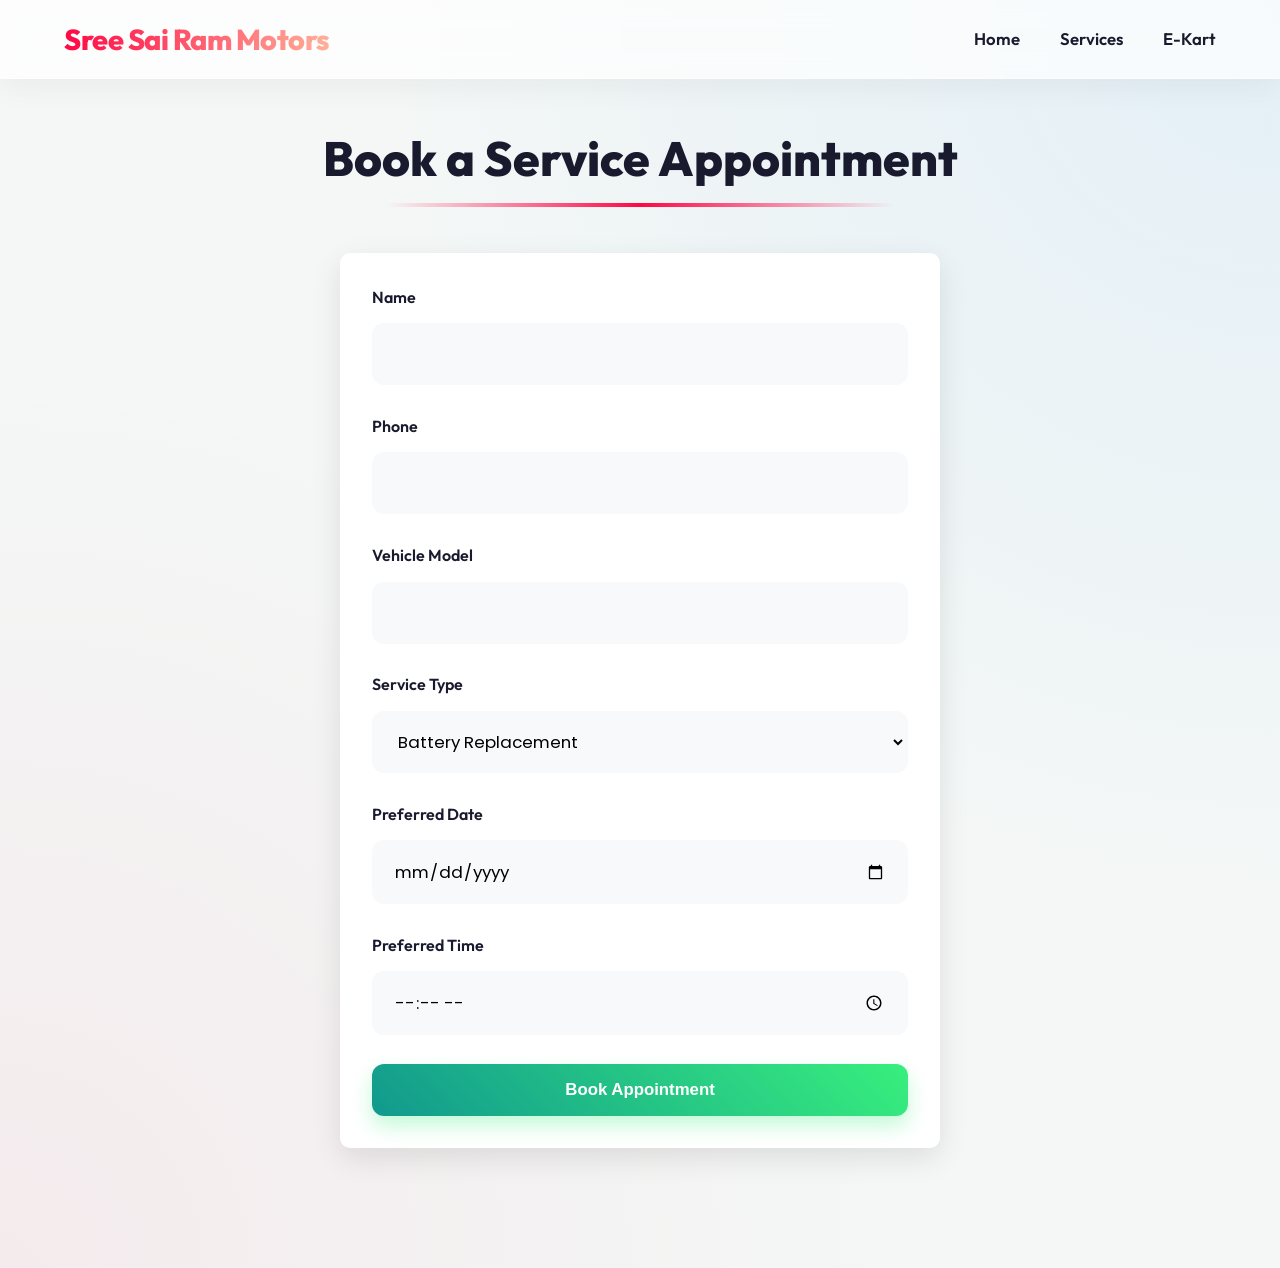
<file: book-service.html>
<!DOCTYPE html>
<html lang="en">

<head>
    <meta charset="UTF-8">
    <meta name="viewport" content="width=device-width, initial-scale=1.0">
    <title>Book Service - Sree Sai Ram Motors</title>
    <link rel="stylesheet" href="css/style.css">
</head>

<body>
    <header>
        <nav class="navbar">
            <div class="nav-brand">Sree Sai Ram Motors</div>
            <ul class="nav-menu">
                <li><a href="index.html">Home</a></li>
                <li><a href="services.html">Services</a></li>
                <li><a href="e-kart.html">E-Kart</a></li>
            </ul>
        </nav>
    </header>

    <section class="section">
        <div class="container">
            <h2 class="section-title">Book a Service Appointment</h2>
            <div
                style="max-width: 600px; margin: 0 auto; background: white; padding: 2rem; border-radius: 10px; box-shadow: 0 10px 30px rgba(0,0,0,0.1);">
                <form id="bookingForm">
                    <div class="form-group">
                        <label>Name</label>
                        <input type="text" id="customerName" required>
                    </div>
                    <div class="form-group">
                        <label>Phone</label>
                        <input type="tel" id="phone" required>
                    </div>
                    <div class="form-group">
                        <label>Vehicle Model</label>
                        <input type="text" id="vehicle" required>
                    </div>
                    <div class="form-group">
                        <label>Service Type</label>
                        <select id="serviceType" required>
                            <option value="Battery Replacement">Battery Replacement</option>
                            <option value="Oil Change">Oil Change</option>
                            <option value="Engine Repair">Engine Repair</option>
                            <option value="Tyre Service">Tyre Service</option>
                            <option value="Brake Service">Brake Service</option>
                            <option value="General Service">General Service</option>
                        </select>
                    </div>
                    <div class="form-group">
                        <label>Preferred Date</label>
                        <input type="date" id="bookingDate" required min="">
                    </div>
                    <div class="form-group">
                        <label>Preferred Time</label>
                        <input type="time" id="bookingTime" required>
                    </div>
                    <button type="submit" class="add-to-cart">Book Appointment</button>
                </form>
            </div>
        </div>
    </section>

    <script src="js/api.js"></script>
    <script>
        document.getElementById('bookingDate').min = new Date().toISOString().split('T')[0];

        document.getElementById('bookingForm').addEventListener('submit', async (e) => {
            e.preventDefault();
            const payload = {
                customerName: document.getElementById('customerName').value,
                phone: document.getElementById('phone').value,
                vehicle: document.getElementById('vehicle').value,
                serviceType: document.getElementById('serviceType').value,
                date: document.getElementById('bookingDate').value,
                time: document.getElementById('bookingTime').value
            };

            try {
                // Adjust to the actual endpoint
                const res = await fetch('http://localhost:5000/api/bookings', {
                    method: 'POST',
                    headers: { 'Content-Type': 'application/json' },
                    body: JSON.stringify(payload)
                });
                const data = await res.json();
                if (res.ok) {
                    alert('Booking Confirmed!');
                    window.location.href = 'index.html';
                } else {
                    alert(data.error || 'Failed to book');
                }
            } catch (e) {
                alert('An error occurred. Make sure the backend is running.');
            }
        });
    </script>
</body>

</html>
</file>
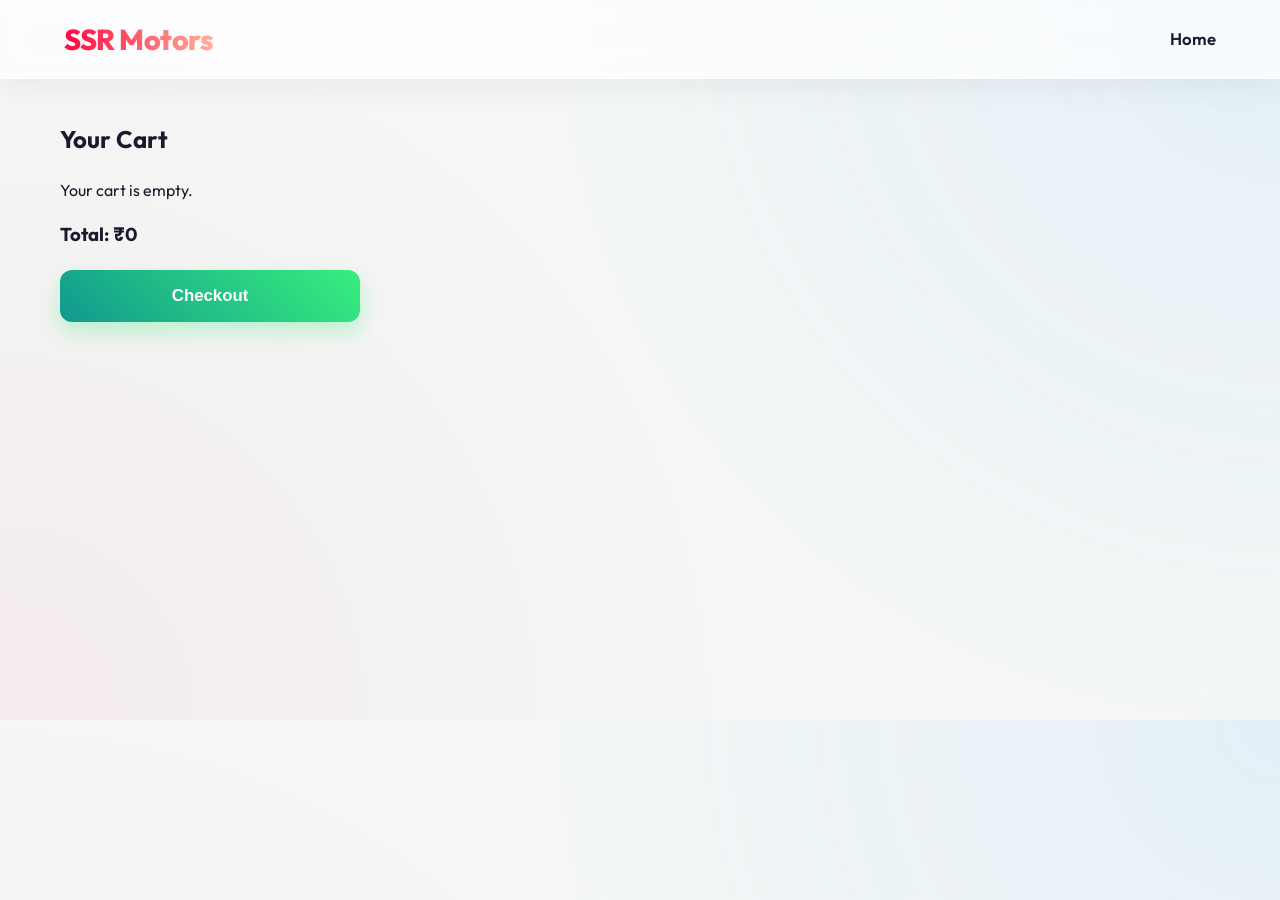
<file: cart.html>
<!DOCTYPE html>
<html lang="en">

<head>
    <meta charset="UTF-8">
    <title>Cart - SSR Motors</title>
    <link rel="stylesheet" href="css/style.css">
</head>

<body>
    <header>
        <nav class="navbar">
            <div class="nav-brand">SSR Motors</div>
            <ul class="nav-menu">
                <li><a href="index.html">Home</a></li>
            </ul>
        </nav>
    </header>

    <section class="section">
        <div class="container">
            <h2>Your Cart</h2>
            <div id="cartItems" style="margin-top:20px;"></div>
            <h3 style="margin-top: 1rem;">Total: ₹<span id="cartTotal">0</span></h3>
            <button class="add-to-cart" style="max-width:300px; margin-top:20px;" onclick="checkout()">Checkout</button>
        </div>
    </section>

    <script src="js/cart.js"></script>
    <script>
        function renderCart() {
            const container = document.getElementById('cartItems');
            const totalEl = document.getElementById('cartTotal');
            let total = 0;
            container.innerHTML = '';

            if (cart.length === 0) {
                container.innerHTML = '<p>Your cart is empty.</p>';
                totalEl.textContent = '0';
                return;
            }

            cart.forEach(item => {
                total += item.price * item.quantity;
                container.innerHTML += `<div style="border-bottom:1px solid #ddd; padding:15px 0; display:flex; justify-content:space-between;">
                    <span><b>${item.name}</b> x ${item.quantity}</span>
                    <span>₹${item.price * item.quantity}</span>
                </div>`;
            });
            totalEl.textContent = total;
        }

        function checkout() {
            if (cart.length === 0) return alert('Cart is empty!');
            alert('Checkout logic and Razorpay integration goes here');
            // Logic would redirect or trigger Razorpay API
        }

        renderCart();
    </script>
</body>

</html>
</file>
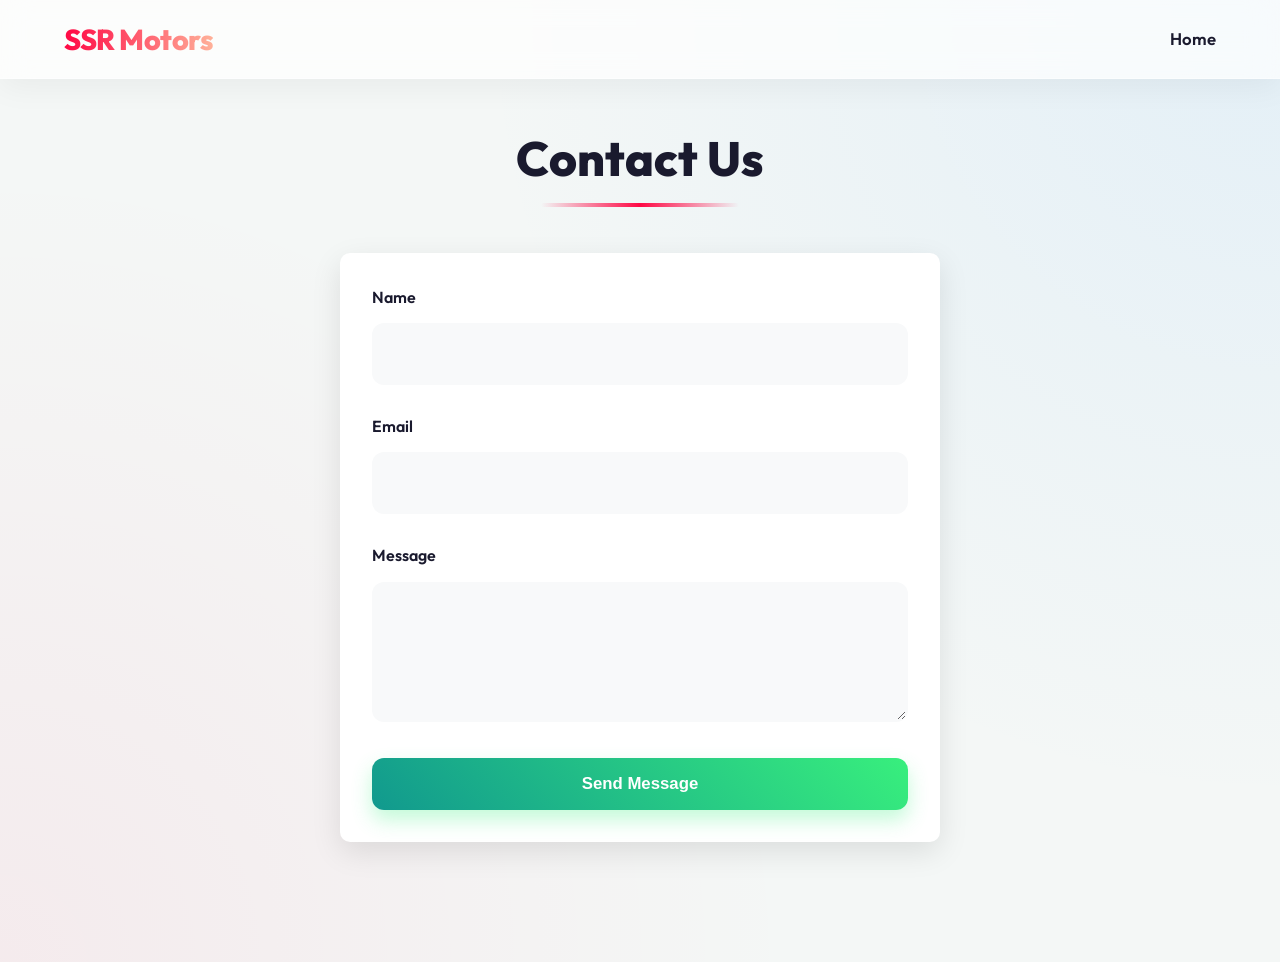
<file: contact.html>
<!DOCTYPE html>
<html lang="en">

<head>
    <meta charset="UTF-8">
    <title>Contact Us - SSR Motors</title>
    <link rel="stylesheet" href="css/style.css">
</head>

<body>
    <header>
        <nav class="navbar">
            <div class="nav-brand">SSR Motors</div>
            <ul class="nav-menu">
                <li><a href="index.html">Home</a></li>
            </ul>
        </nav>
    </header>

    <section class="section">
        <div class="container">
            <h2 class="section-title">Contact Us</h2>
            <div
                style="max-width: 600px; margin: 0 auto; background: white; padding: 2rem; border-radius: 10px; box-shadow: 0 10px 30px rgba(0,0,0,0.1);">
                <form onsubmit="event.preventDefault(); alert('Message sent successfully!'); this.reset();">
                    <div class="form-group"><label>Name</label><input type="text" required></div>
                    <div class="form-group"><label>Email</label><input type="email" required></div>
                    <div class="form-group"><label>Message</label><textarea rows="4" required></textarea></div>
                    <button type="submit" class="add-to-cart">Send Message</button>
                </form>
            </div>
        </div>
    </section>
</body>

</html>
</file>
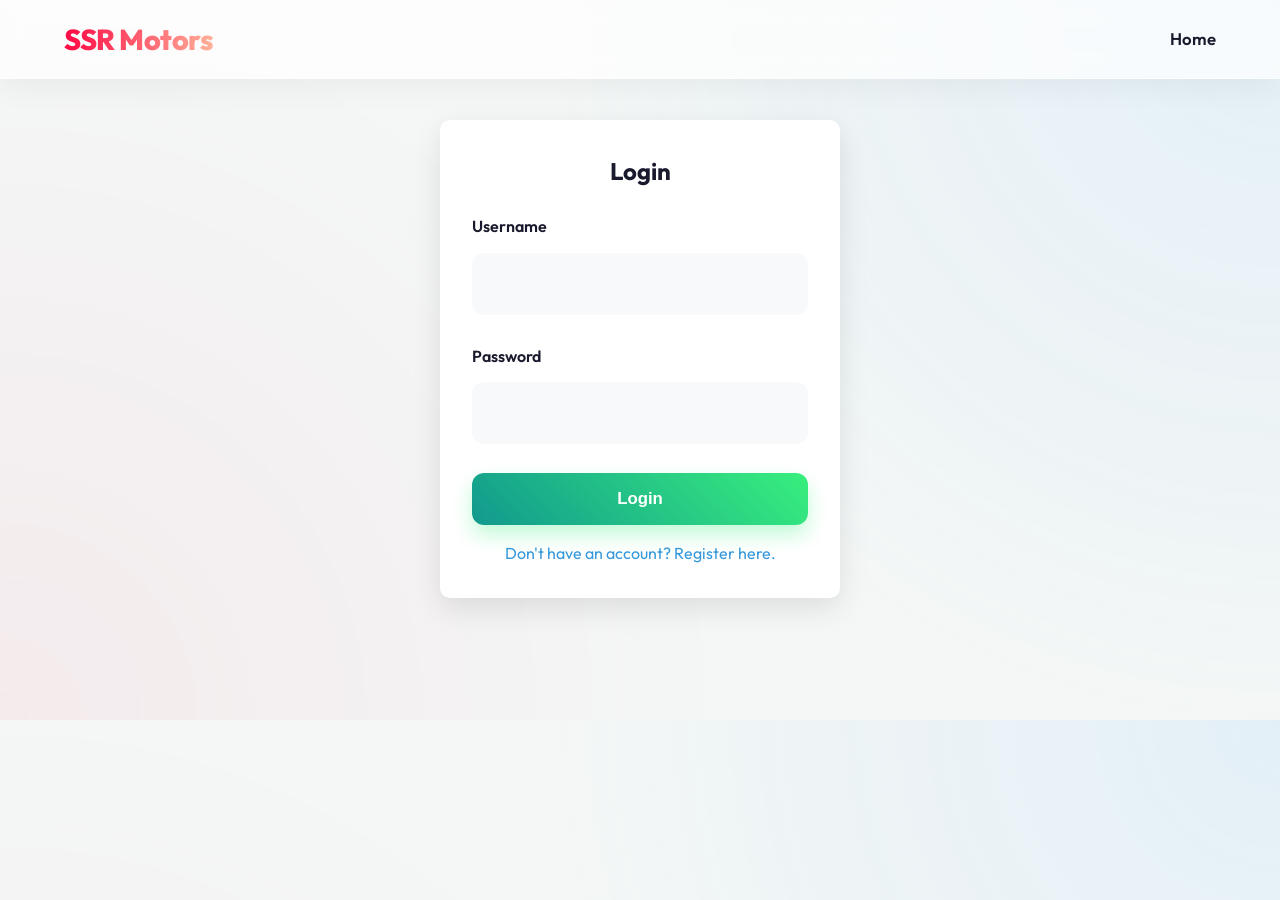
<file: dashboard.html>
<!DOCTYPE html>
<html lang="en">

<head>
    <meta charset="UTF-8">
    <meta name="viewport" content="width=device-width, initial-scale=1.0">
    <title>User Dashboard</title>
    <link rel="stylesheet" href="css/style.css">
</head>

<body>
    <header>
        <nav class="navbar">
            <div class="nav-brand">Sree Sai Ram Motors</div>
            <ul class="nav-menu">
                <li><a href="index.html">Home</a></li>
                <li><a id="logoutBtn" href="#">Logout</a></li>
            </ul>
        </nav>
    </header>

    <section class="section">
        <div class="container">
            <h2 class="section-title">My Dashboard</h2>
            <div style="display: grid; gap: 2rem;">
                <div
                    style="background: white; padding: 2rem; border-radius: 10px; box-shadow: 0 5px 15px rgba(0,0,0,0.1);">
                    <h3>My Orders</h3>
                    <p>Coming Soon...</p>
                </div>
                <div
                    style="background: white; padding: 2rem; border-radius: 10px; box-shadow: 0 5px 15px rgba(0,0,0,0.1);">
                    <h3>My Bookings</h3>
                    <p>Coming Soon...</p>
                </div>
            </div>
        </div>
    </section>

    <script>
        if (!localStorage.getItem('token')) {
            window.location.href = 'login.html';
        }
        document.getElementById('logoutBtn').addEventListener('click', () => {
            localStorage.removeItem('token');
            localStorage.removeItem('role');
            window.location.href = 'index.html';
        });
    </script>
</body>

</html>
</file>
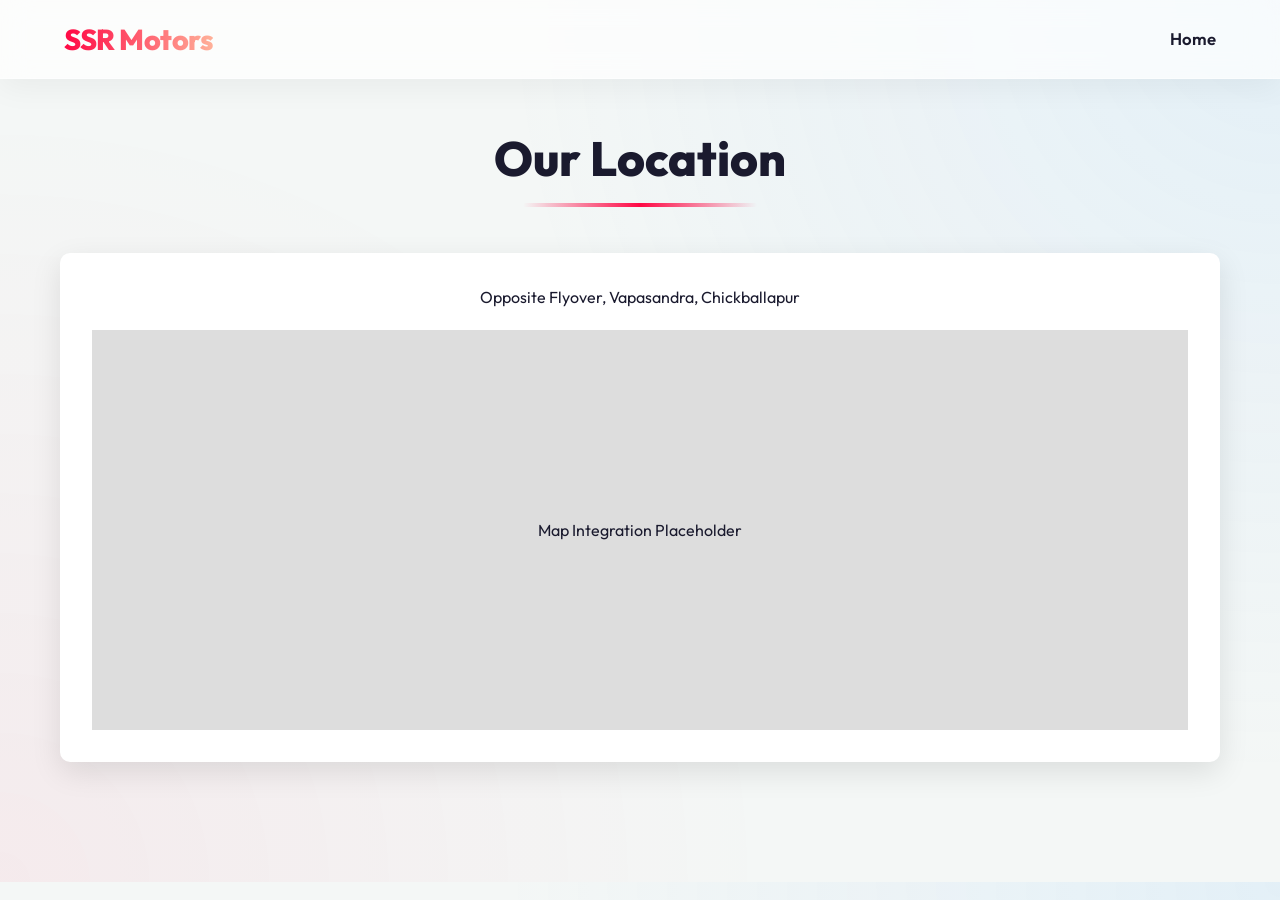
<file: location.html>
<!DOCTYPE html>
<html lang="en">

<head>
    <meta charset="UTF-8">
    <title>Location - SSR Motors</title>
    <link rel="stylesheet" href="css/style.css">
</head>

<body>
    <header>
        <nav class="navbar">
            <div class="nav-brand">SSR Motors</div>
            <ul class="nav-menu">
                <li><a href="index.html">Home</a></li>
            </ul>
        </nav>
    </header>

    <section class="section">
        <div class="container">
            <h2 class="section-title">Our Location</h2>
            <div
                style="background: white; padding: 2rem; border-radius: 10px; box-shadow: 0 10px 30px rgba(0,0,0,0.1); text-align:center;">
                <p>Opposite Flyover, Vapasandra, Chickballapur</p>
                <!-- Placeholder for Google Maps iframe -->
                <div
                    style="width:100%; height:400px; background:#ddd; margin-top:20px; display:flex; align-items:center; justify-content:center;">
                    Map Integration Placeholder
                </div>
            </div>
        </div>
    </section>
</body>

</html>
</file>
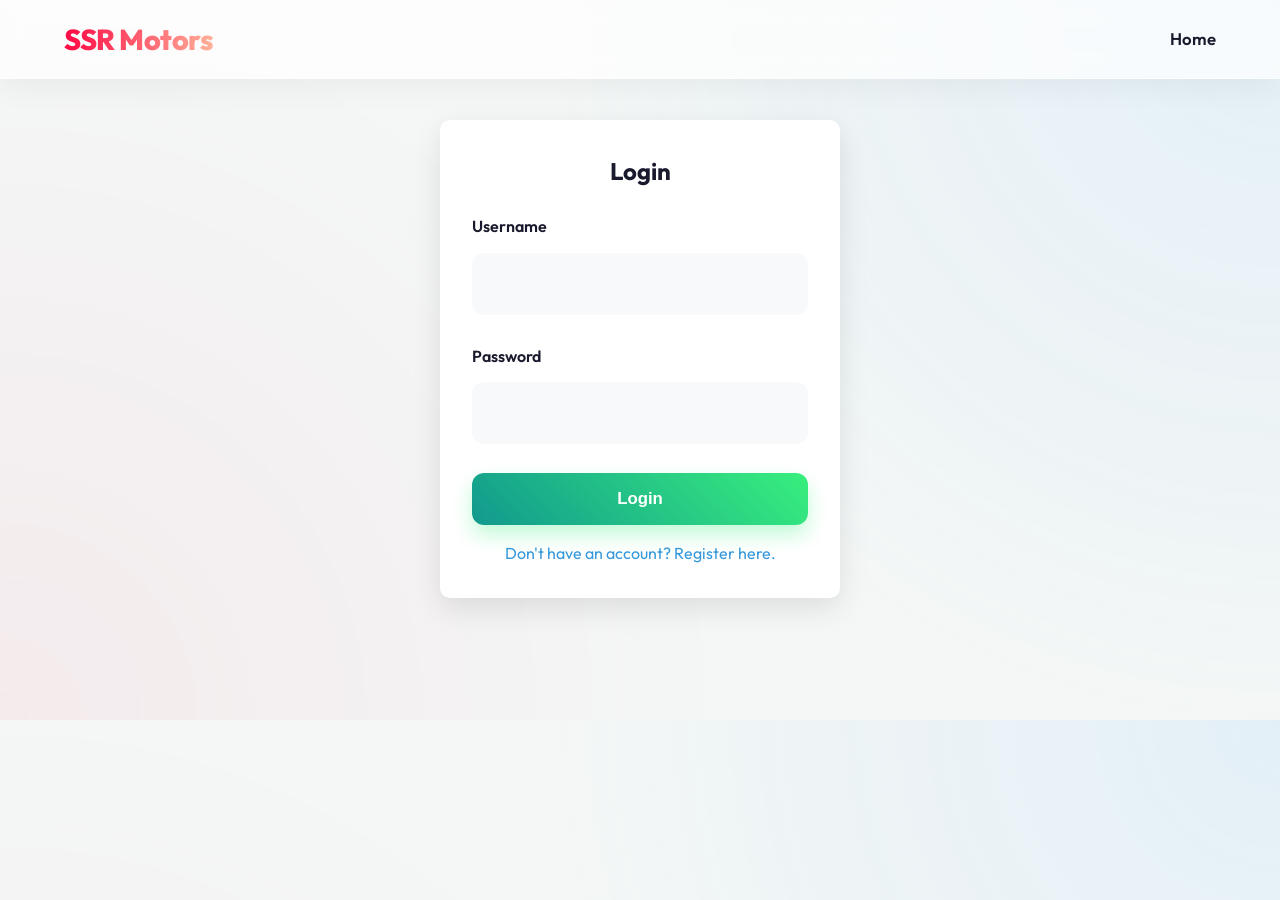
<file: login.html>
<!DOCTYPE html>
<html lang="en">

<head>
    <meta charset="UTF-8">
    <title>Login / Admin - SSR Motors</title>
    <link rel="stylesheet" href="css/style.css">
</head>

<body>
    <header>
        <nav class="navbar">
            <div class="nav-brand">SSR Motors</div>
            <ul class="nav-menu">
                <li><a href="index.html">Home</a></li>
            </ul>
        </nav>
    </header>

    <section class="section">
        <div class="container">
            <div
                style="max-width: 400px; margin: 0 auto; background: white; padding: 2rem; border-radius: 10px; box-shadow: 0 10px 30px rgba(0,0,0,0.1);">
                <h2 style="margin-bottom: 1.5rem; text-align: center;" id="formTitle">Login</h2>
                <form id="authForm">
                    <div class="form-group">
                        <label>Username</label>
                        <input type="text" id="username" required>
                    </div>
                    <div class="form-group register-only" style="display:none;">
                        <label>Full Name</label>
                        <input type="text" id="name">
                    </div>
                    <div class="form-group register-only" style="display:none;">
                        <label>Phone Number</label>
                        <input type="tel" id="phone">
                    </div>
                    <div class="form-group">
                        <label>Password</label>
                        <input type="password" id="password" required>
                    </div>
                    <button type="submit" class="add-to-cart" id="authBtn"
                        style="border:none; cursor:pointer;">Login</button>
                    <p style="text-align:center; margin-top:1rem; cursor:pointer; color:#3498db;" id="toggleForm">Don't
                        have an account? Register here.</p>
                </form>
            </div>
        </div>
    </section>

    <script src="js/api.js"></script>
    <script>
        let isLogin = true;

        document.getElementById('toggleForm').addEventListener('click', () => {
            isLogin = !isLogin;
            document.getElementById('formTitle').innerText = isLogin ? 'Login' : 'Register';
            document.getElementById('authBtn').innerText = isLogin ? 'Login' : 'Register';
            document.getElementById('toggleForm').innerText = isLogin ? "Don't have an account? Register here." : "Already have an account? Login here.";

            const reqFields = document.querySelectorAll('.register-only');
            reqFields.forEach(el => {
                el.style.display = isLogin ? 'none' : 'block';
                el.querySelector('input').required = !isLogin;
            });
        });

        document.getElementById('authForm').addEventListener('submit', async (e) => {
            e.preventDefault();
            const credentials = {
                username: document.getElementById('username').value,
                password: document.getElementById('password').value
            };
            if (!isLogin) {
                credentials.name = document.getElementById('name').value;
                credentials.phone = document.getElementById('phone').value;
            }
            try {
                const data = isLogin ? await api.login(credentials) : await api.register(credentials);
                localStorage.setItem('token', data.token);
                localStorage.setItem('role', data.role);
                alert(isLogin ? 'Logged in successfully!' : 'Registered and logged in successfully!');

                if (data.role === 'admin') {
                    window.location.href = 'admin/dashboard.html';
                } else {
                    window.location.href = 'dashboard.html';
                }
            } catch (error) {
                alert((isLogin ? 'Login' : 'Registration') + ' failed: ' + error.message);
            }
        });
    </script>
</body>

</html>
</file>
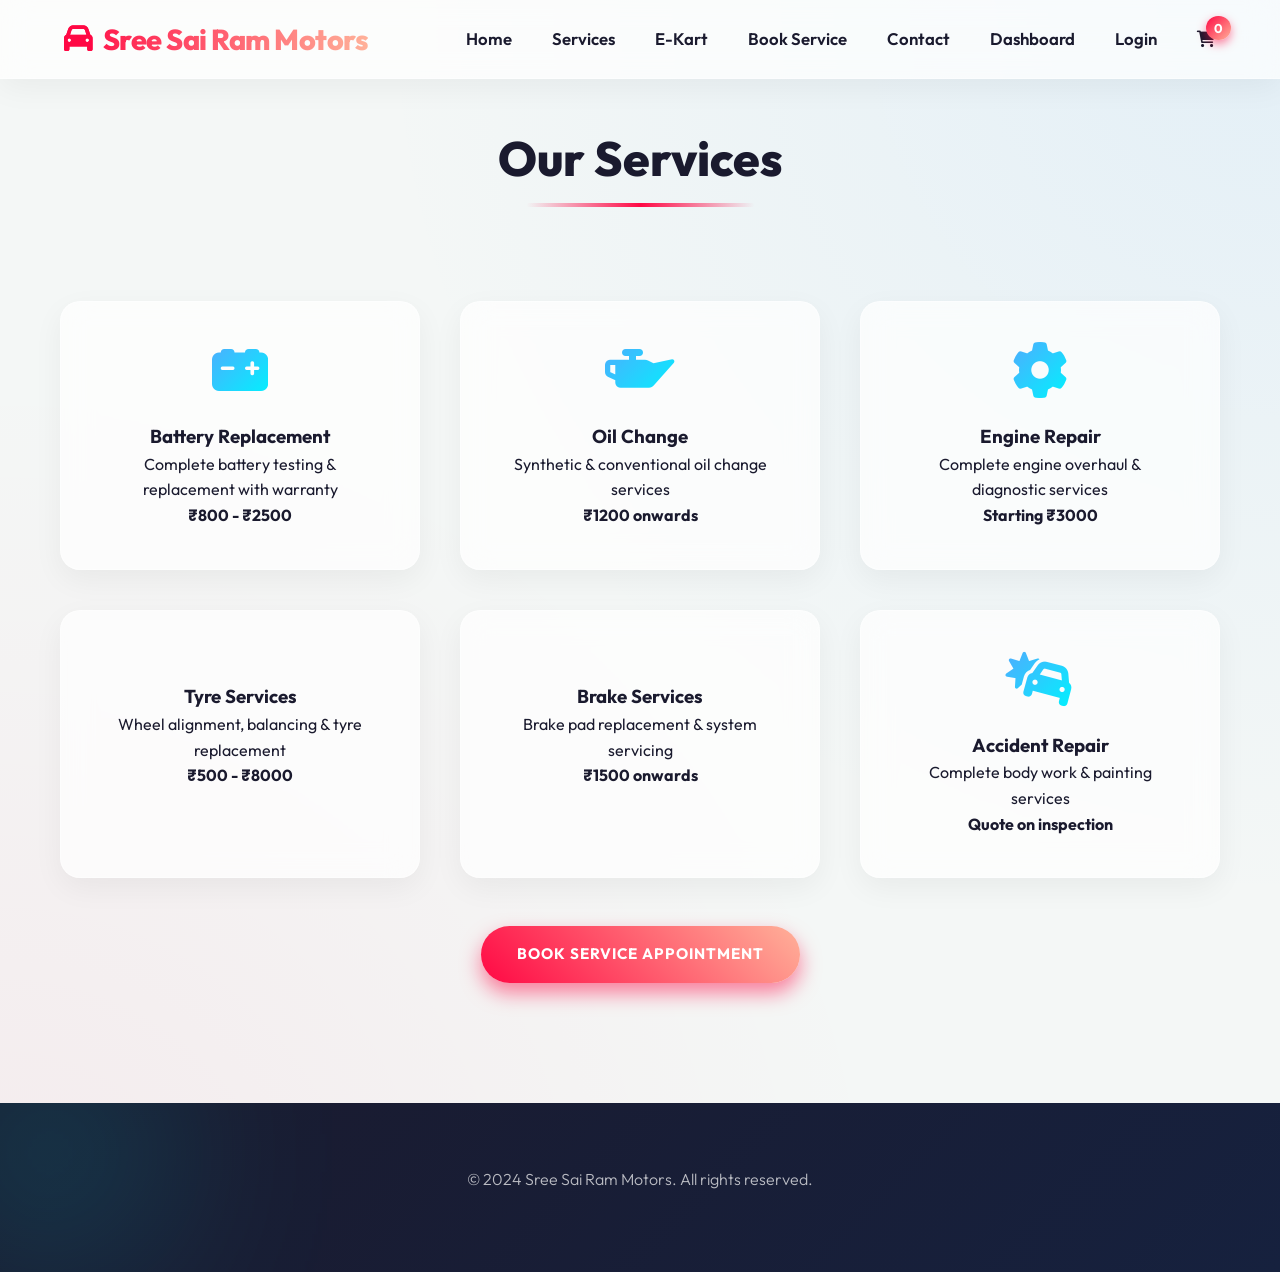
<file: services.html>
<!DOCTYPE html>
<html lang="en">

<head>
    <meta charset="UTF-8">
    <meta name="viewport" content="width=device-width, initial-scale=1.0">
    <title>Services - Sree Sai Ram Motors</title>
    <link rel="stylesheet" href="css/style.css">
    <link rel="stylesheet" href="https://cdnjs.cloudflare.com/ajax/libs/font-awesome/6.0.0/css/all.min.css">
</head>

<body>
    <header>
        <nav class="navbar">
            <div class="nav-brand">
                <i class="fas fa-car"></i> Sree Sai Ram Motors
            </div>
            <ul class="nav-menu">
                <li><a href="index.html">Home</a></li>
                <li><a href="services.html">Services</a></li>
                <li><a href="e-kart.html">E-Kart</a></li>
                <li><a href="book-service.html">Book Service</a></li>
                <li><a href="contact.html">Contact</a></li>
                <li><a href="dashboard.html">Dashboard</a></li>
                <li><a href="login.html" id="loginBtn">Login</a></li>
                <li class="cart-icon">
                    <a href="cart.html"><i class="fas fa-shopping-cart"></i><span id="cartCount">0</span></a>
                </li>
            </ul>
        </nav>
    </header>

    <section class="section">
        <div class="container">
            <h2 class="section-title">Our Services</h2>
            <div class="services-grid">
                <div class="card">
                    <i class="fas fa-car-battery"></i>
                    <h3>Battery Replacement</h3>
                    <p>Complete battery testing & replacement with warranty</p>
                    <p><strong>₹800 - ₹2500</strong></p>
                </div>
                <div class="card">
                    <i class="fas fa-oil-can"></i>
                    <h3>Oil Change</h3>
                    <p>Synthetic & conventional oil change services</p>
                    <p><strong>₹1200 onwards</strong></p>
                </div>
                <div class="card">
                    <i class="fas fa-cog"></i>
                    <h3>Engine Repair</h3>
                    <p>Complete engine overhaul & diagnostic services</p>
                    <p><strong>Starting ₹3000</strong></p>
                </div>
                <div class="card">
                    <i class="fas fa-tire-rugged"></i>
                    <h3>Tyre Services</h3>
                    <p>Wheel alignment, balancing & tyre replacement</p>
                    <p><strong>₹500 - ₹8000</strong></p>
                </div>
                <div class="card">
                    <i class="fas fa-brake-warning"></i>
                    <h3>Brake Services</h3>
                    <p>Brake pad replacement & system servicing</p>
                    <p><strong>₹1500 onwards</strong></p>
                </div>
                <div class="card">
                    <i class="fas fa-car-crash"></i>
                    <h3>Accident Repair</h3>
                    <p>Complete body work & painting services</p>
                    <p><strong>Quote on inspection</strong></p>
                </div>
            </div>
            <div style="text-align: center; margin-top: 3rem;">
                <a href="book-service.html" class="btn-primary">Book Service Appointment</a>
            </div>
        </div>
    </section>

    <footer>
        <div class="container">
            <p>&copy; 2024 Sree Sai Ram Motors. All rights reserved.</p>
        </div>
    </footer>
    <script src="js/main.js"></script>
    <script src="js/cart.js"></script>
</body>

</html>
</file>
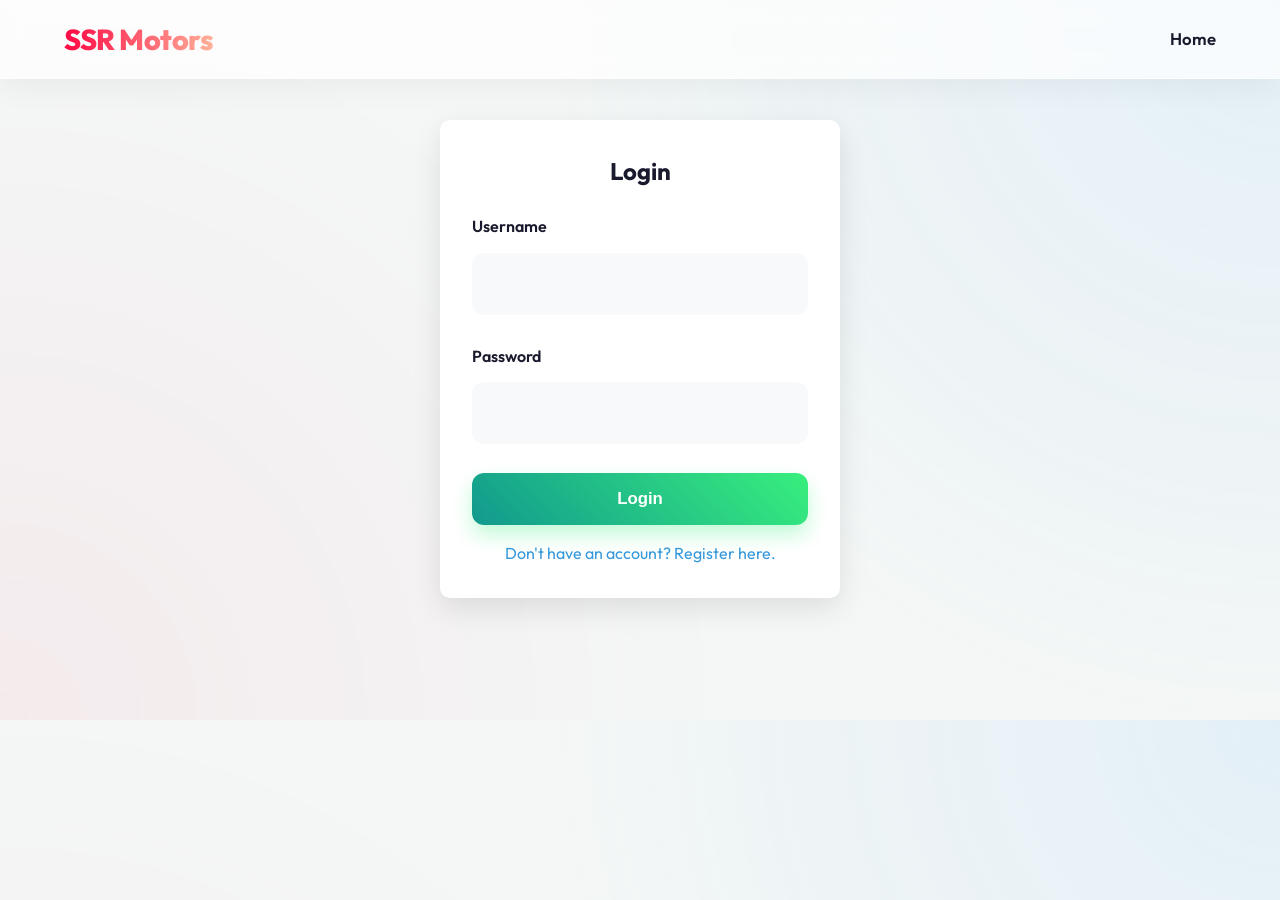
<file: admin/dashboard.html>
<!DOCTYPE html>
<html lang="en">

<head>
    <meta charset="UTF-8">
    <meta name="viewport" content="width=device-width, initial-scale=1.0">
    <title>Admin Dashboard - Sree Sai Ram Motors</title>
    <link rel="stylesheet" href="../css/style.css">
</head>

<body>
    <div class="container" style="padding-top: 100px;">
        <h1>Admin Dashboard</h1>

        <div style="background: #f8f9fa; padding: 2rem; border-radius: 10px; margin-bottom: 2rem;">
            <h2>Manage Products</h2>
            <a href="products.html" class="btn-primary" style="margin-left:0; margin-top:20px;">Manage Products</a>
        </div>

        <div style="background: #f8f9fa; padding: 2rem; border-radius: 10px; margin-bottom: 2rem;">
            <h2>Orders</h2>
            <p>Total Orders: <span id="totalOrders">0</span></p>
        </div>

        <div style="background: #f8f9fa; padding: 2rem; border-radius: 10px; margin-bottom: 2rem;">
            <h2>Quick Actions</h2>
            <button class="btn-secondary" style="border-color:#e74c3c; color:#e74c3c;"
                onclick="logout()">Logout</button>
        </div>
    </div>

    <script src="../js/admin.js"></script>
</body>

</html>
</file>
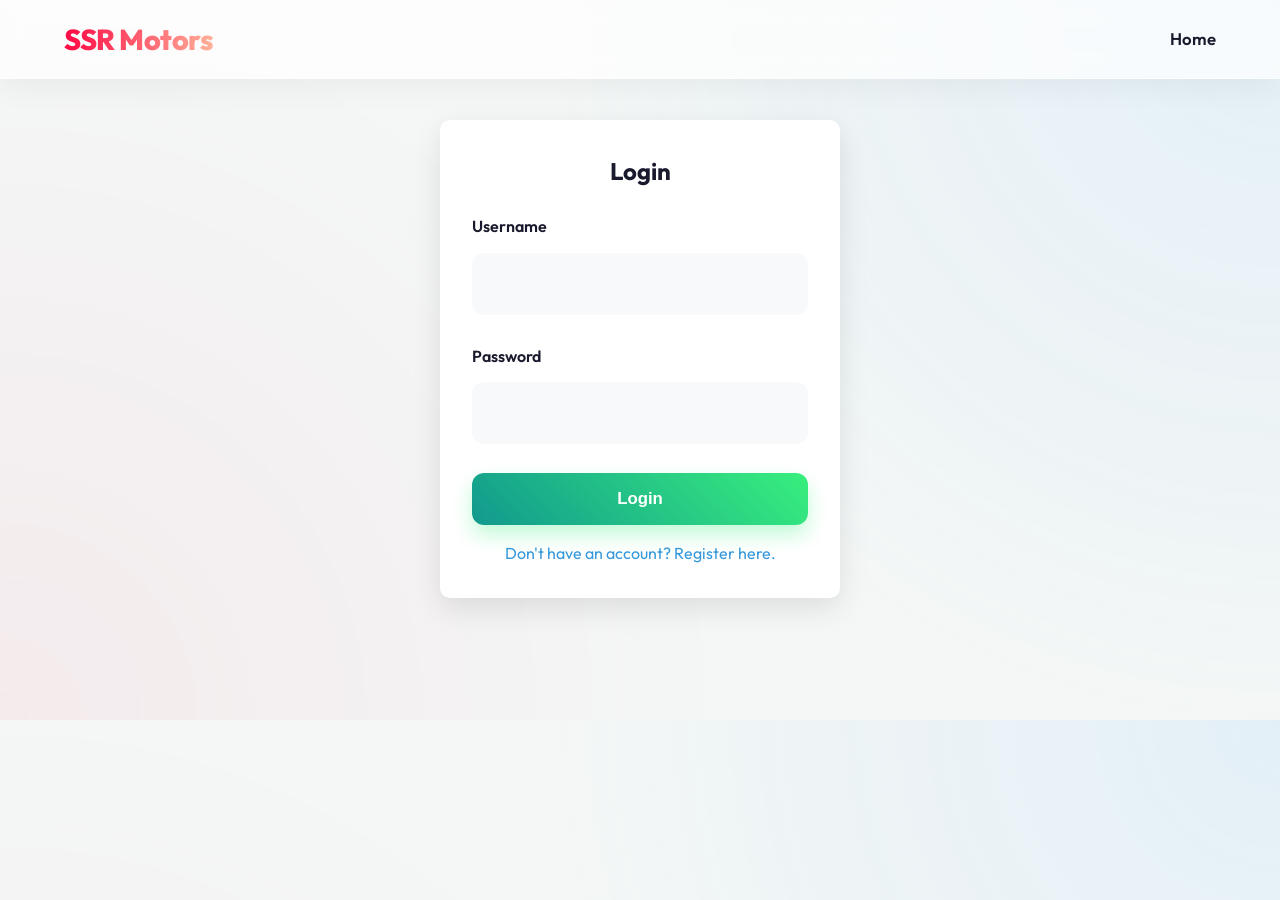
<file: admin/products.html>
<!DOCTYPE html>
<html>

<head>
    <title>Manage Products - Admin</title>
    <link rel="stylesheet" href="../css/style.css">
    <style>
        .preview-grid { display: flex; gap: 10px; flex-wrap: wrap; margin-top: 10px; }
        .preview-img { width: 100px; height: 100px; object-fit: cover; border-radius: 8px; border: 1px solid #ccc; }
    </style>
</head>

<body>
    <div class="container" style="padding-top:100px;">
        <h1>Manage Products</h1>
        <a href="dashboard.html">Back to Dashboard</a>

        <!-- Add Product Form -->
        <div style="background: #f8f9fa; padding: 2rem; border-radius: 10px; margin: 2rem 0;">
            <h2>Add New Product</h2>
            <form id="productForm">
                <input type="text" name="name" id="p_name" placeholder="Product Name"
                    style="width:100%; padding: 10px; margin:10px 0;" required>
                <textarea name="description" id="p_desc" placeholder="Description" style="width:100%; padding: 10px; margin:10px 0;"
                    required></textarea>
                <select name="category" id="p_category" style="width:100%; padding: 10px; margin:10px 0;" required>
                    <option value="" disabled selected>Select Category</option>
                    <option value="engine">Engine</option>
                    <option value="electrical">Electrical</option>
                    <option value="tyres">Tyres</option>
                    <option value="accessories">Accessories</option>
                </select>
                <input type="number" name="price" id="p_price" placeholder="Price" style="width:100%; padding: 10px; margin:10px 0;"
                    required>
                <input type="number" name="stock" id="p_stock" placeholder="Stock" style="width:100%; padding: 10px; margin:10px 0;"
                    required>
                
                <label style="display:block; margin-top:10px; font-weight:bold;">Product Images (Multiple allowed)</label>
                <input type="file" id="imageInput" multiple accept="image/*" style="margin:10px 0;" required>
                
                <div id="previewGallery" class="preview-grid"></div>
                <br>
                <button type="submit" id="submitBtn" class="btn-primary" style="border:none; cursor:pointer;">Add Product</button>
            </form>
        </div>

        <!-- Products List -->
        <div style="background: #f8f9fa; padding: 2rem; border-radius: 10px; margin-bottom: 2rem;">
            <h2>Products</h2>
            <div id="productsList" class="products-grid"></div>
        </div>
    </div>

    <script src="../js/admin.js"></script>
    <script>
        const API_BASE = 'http://localhost:5000/api';
        let tokenLocal = localStorage.getItem('token');

        async function loadProducts() {
            try {
                const res = await fetch(`${API_BASE}/products`);
                if (!res.ok) throw new Error();
                const data = await res.json();
                const products = data.products || data; // handle pagination response or array
                
                const grid = document.getElementById('productsList');
                grid.innerHTML = products.map(p => {
                    const imgUrl = (p.images && p.images.length > 0) ? p.images[0] : (p.image || '');
                    return `
                    <div class="product-card">
                        <img src="${imgUrl}" class="product-img" alt="${p.name}">
                        <div class="product-info">
                            <h3>${p.name}</h3>
                            <p>Category: ${p.category || 'N/A'}</p>
                            <p>₹${p.price} | Stock: ${p.stock}</p>
                        </div>
                    </div>
                `}).join('');
            } catch (e) {
                console.error(e);
                document.getElementById('productsList').innerHTML = '<p>Could not load products from API.</p>';
            }
        }

        // Handle Image Previews
        const imageInput = document.getElementById('imageInput');
        const previewGallery = document.getElementById('previewGallery');
        let selectedFiles = [];

        imageInput.addEventListener('change', (e) => {
            selectedFiles = Array.from(e.target.files);
            previewGallery.innerHTML = '';
            
            selectedFiles.forEach(file => {
                const objectUrl = URL.createObjectURL(file);
                const img = document.createElement('img');
                img.src = objectUrl;
                img.className = 'preview-img';
                previewGallery.appendChild(img);
            });
        });

        // Handle Form Submit
        const productForm = document.getElementById('productForm');
        const submitBtn = document.getElementById('submitBtn');

        productForm.addEventListener('submit', async (e) => {
            e.preventDefault();
            if (selectedFiles.length === 0) return alert('Please select images first.');
            
            try {
                submitBtn.textContent = 'Uploading Images to Cloudinary...';
                submitBtn.disabled = true;

                // 1. Get the signature from backend
                const sigResponse = await fetch(`${API_BASE}/upload/signature`, {
                    headers: { 'Authorization': `Bearer ${tokenLocal}` }
                });
                if(!sigResponse.ok) throw new Error('Failed to get signature. Check backend setup and Cloudinary credentials.');
                const { signature, timestamp, cloud_name, api_key } = await sigResponse.json();

                // 2. Upload images directly
                const uploadedImageUrls = [];
                const uploadPromises = selectedFiles.map(async (file) => {
                    const formData = new FormData();
                    formData.append('file', file);
                    formData.append('api_key', api_key);
                    formData.append('timestamp', timestamp);
                    formData.append('signature', signature);
                    formData.append('folder', 'autogarage_products');

                    const cloudRes = await fetch(`https://api.cloudinary.com/v1_1/${cloud_name}/image/upload`, {
                        method: 'POST',
                        body: formData
                    });
                    const cloudData = await cloudRes.json();
                    if(cloudData.error) throw new Error(cloudData.error.message);
                    uploadedImageUrls.push(cloudData.secure_url);
                });

                await Promise.all(uploadPromises);

                // 3. Save to database
                submitBtn.textContent = 'Saving to Database...';
                
                const productData = {
                    name: document.getElementById('p_name').value,
                    description: document.getElementById('p_desc').value,
                    category: document.getElementById('p_category').value,
                    price: Number(document.getElementById('p_price').value),
                    stock: Number(document.getElementById('p_stock').value),
                    images: uploadedImageUrls // <--- Multiple images array!
                };

                const dbResponse = await fetch(`${API_BASE}/products`, {
                    method: 'POST',
                    headers: { 
                        'Authorization': `Bearer ${tokenLocal}`,
                        'Content-Type': 'application/json'
                    },
                    body: JSON.stringify(productData)
                });

                if(!dbResponse.ok) {
                    const err = await dbResponse.json();
                    throw new Error(err.error || 'Failed to save product');
                }

                alert('Product created successfully!');
                productForm.reset();
                previewGallery.innerHTML = '';
                selectedFiles = [];
                loadProducts();

            } catch (err) {
                console.error(err);
                alert(`Error: ${err.message}`);
            } finally {
                submitBtn.textContent = 'Add Product';
                submitBtn.disabled = false;
            }
        });

        loadProducts();
    </script>
</body>

</html>
</file>
<file: css/style.css>
@import url('https://fonts.googleapis.com/css2?family=Outfit:wght@300;400;600;800&family=Poppins:wght@300;400;600;700&display=swap');

:root {
    --primary: #00f2fe;
    --secondary: #4facfe;
    --accent: #ff0844;
    --accent-glow: rgba(255, 8, 68, 0.5);
    --bg-light: #ffffff;
    --bg-off: #f4f7f6;
    --text-main: #1a1a2e;
    --text-muted: #555566;
    --glass-bg: rgba(255, 255, 255, 0.7);
    --glass-border: rgba(255, 255, 255, 0.4);
}

* { margin: 0; padding: 0; box-sizing: border-box; }

body { 
    font-family: 'Outfit', 'Poppins', sans-serif; 
    line-height: 1.6; 
    color: var(--text-main); 
    background-color: var(--bg-off);
    overflow-x: hidden;
    scroll-behavior: smooth;
    background-image: radial-gradient(circle at top right, rgba(79, 172, 254, 0.1), transparent 50%),
                      radial-gradient(circle at bottom left, rgba(255, 8, 68, 0.05), transparent 50%);
}

.container { max-width: 1200px; margin: 0 auto; padding: 0 20px; }

/* Navbar - Glassmorphism */
.navbar {
    background: var(--glass-bg);
    backdrop-filter: blur(15px);
    -webkit-backdrop-filter: blur(15px);
    border-bottom: 1px solid var(--glass-border);
    padding: 1rem 5%;
    position: fixed;
    width: 100%;
    top: 0;
    z-index: 1000;
    display: flex;
    justify-content: space-between;
    align-items: center;
    box-shadow: 0 8px 32px rgba(0, 0, 0, 0.05);
    transition: all 0.3s ease;
}

.nav-brand { 
    font-size: 1.8rem; 
    font-weight: 800; 
    background: linear-gradient(90deg, #ff0844, #ffb199);
    background-clip: text;
    -webkit-background-clip: text;
    -webkit-text-fill-color: transparent;
    letter-spacing: -0.5px;
    display: flex;
    align-items: center;
    gap: 10px;
}

.nav-brand i {
    color: var(--accent);
    -webkit-text-fill-color: initial;
}

.nav-menu {
    display: flex;
    list-style: none;
    gap: 2.5rem;
    align-items: center;
}

.nav-menu a {
    color: var(--text-main);
    text-decoration: none;
    font-weight: 600;
    font-size: 1.05rem;
    transition: all 0.3s cubic-bezier(0.25, 0.8, 0.25, 1);
    position: relative;
}

.nav-menu a::after {
    content: '';
    position: absolute;
    width: 0%;
    height: 3px;
    bottom: -5px;
    left: 0;
    background: linear-gradient(90deg, var(--secondary), var(--primary));
    transition: width 0.3s;
    border-radius: 2px;
}

.nav-menu a:hover { color: var(--secondary); }
.nav-menu a:hover::after { width: 100%; }

.hamburger { display: none; flex-direction: column; cursor: pointer; gap: 5px; }
.hamburger span { width: 30px; height: 3px; background: var(--text-main); border-radius: 3px; }

/* Hero */
.hero {
    background: linear-gradient(135deg, rgba(79, 172, 254, 0.85) 0%, rgba(0, 242, 254, 0.85) 100%),
                url('https://images.unsplash.com/photo-1558618047-3c8c76bbb17e') center/cover;
    height: 100vh;
    display: flex;
    align-items: center;
    justify-content: center;
    text-align: center;
    color: white;
    margin-top: 0;
    position: relative;
    overflow: hidden;
}

.hero::after {
    content: '';
    position: absolute;
    top: 0; left: 0; right: 0; bottom: 0;
    background: radial-gradient(circle at center, transparent 0%, rgba(0,0,0,0.3) 100%);
    z-index: 1;
}

.hero-content {
    position: relative;
    z-index: 2;
    animation: fadeUp 1s ease-out forwards;
}

@keyframes fadeUp {
    from { opacity: 0; transform: translateY(30px); }
    to { opacity: 1; transform: translateY(0); }
}

.hero h1 { 
    font-size: 4.5rem; 
    font-weight: 800; 
    margin-bottom: 1.5rem; 
    line-height: 1.1;
    text-shadow: 0 10px 30px rgba(0,0,0,0.2);
    letter-spacing: -1px;
}

.hero p { 
    font-size: 1.4rem; 
    margin-bottom: 2.5rem; 
    max-width: 700px;
    margin-left: auto;
    margin-right: auto;
    font-weight: 300;
    text-shadow: 0 4px 10px rgba(0,0,0,0.2);
}

.btn-primary, .btn-secondary {
    padding: 16px 36px;
    border-radius: 50px;
    font-weight: 700;
    text-decoration: none;
    display: inline-flex;
    align-items: center;
    justify-content: center;
    margin: 0 10px;
    transition: all 0.4s cubic-bezier(0.175, 0.885, 0.32, 1.275);
    text-transform: uppercase;
    letter-spacing: 1px;
    font-size: 0.95rem;
}

.btn-primary {
    background: linear-gradient(45deg, #ff0844 0%, #ffb199 100%);
    color: white;
    box-shadow: 0 10px 20px var(--accent-glow);
    border: none;
}

.btn-primary:hover { 
    transform: translateY(-5px) scale(1.05); 
    box-shadow: 0 15px 25px var(--accent-glow); 
}

.btn-secondary {
    background: var(--glass-bg);
    backdrop-filter: blur(10px);
    color: var(--text-main);
    border: 2px solid rgba(255,255,255,0.5);
}

.btn-secondary:hover { 
    background: white; 
    color: var(--text-main); 
    transform: translateY(-5px) scale(1.05);
    box-shadow: 0 10px 20px rgba(0,0,0,0.1);
}

/* Features */
.features { padding: 120px 0; background: transparent; position: relative; z-index: 10; }
.features-grid {
    display: grid;
    grid-template-columns: repeat(auto-fit, minmax(300px, 1fr));
    gap: 3rem;
}

.feature-card {
    background: var(--glass-bg);
    backdrop-filter: blur(20px);
    -webkit-backdrop-filter: blur(20px);
    padding: 3.5rem 2rem;
    text-align: center;
    border-radius: 24px;
    border: 1px solid var(--glass-border);
    box-shadow: 0 20px 40px rgba(0,0,0,0.04);
    transition: all 0.4s ease;
    position: relative;
    overflow: hidden;
}

.feature-card::before {
    content: '';
    position: absolute;
    top: 0; left: 0; width: 100%; height: 5px;
    background: linear-gradient(90deg, var(--secondary), var(--primary));
    transform: scaleX(0);
    transform-origin: left;
    transition: transform 0.4s ease;
}

.feature-card:hover { 
    transform: translateY(-15px); 
    box-shadow: 0 30px 60px rgba(0, 242, 254, 0.15);
}

.feature-card:hover::before { transform: scaleX(1); }

.feature-card i { 
    font-size: 4rem; 
    background: linear-gradient(135deg, var(--secondary), var(--primary));
    background-clip: text;
    -webkit-background-clip: text;
    -webkit-text-fill-color: transparent;
    margin-bottom: 1.5rem; 
    display: inline-block;
}

.feature-card h3 { 
    font-size: 1.6rem; 
    margin-bottom: 1rem; 
    color: var(--text-main); 
    font-weight: 700;
}

.feature-card p {
    color: var(--text-muted);
}

/* Products Grid */
.products-grid, .services-grid {
    display: grid;
    grid-template-columns: repeat(auto-fit, minmax(280px, 1fr));
    gap: 2.5rem;
    margin-top: 3rem;
}

.product-card {
    background: white;
    border-radius: 24px;
    overflow: hidden;
    box-shadow: 0 15px 35px rgba(0,0,0,0.06);
    transition: all 0.4s ease;
    border: 1px solid rgba(0,0,0,0.02);
}

.product-card:hover { 
    transform: translateY(-12px); 
    box-shadow: 0 25px 50px rgba(0, 242, 254, 0.2); 
}

.product-img {
    width: 100%;
    height: 250px;
    object-fit: cover;
    transition: transform 0.5s ease;
}

.product-card:hover .product-img {
    transform: scale(1.05);
}

.product-info {
    padding: 2.5rem 2rem;
    background: white;
    position: relative;
    z-index: 2;
}

.product-price {
    font-size: 2rem;
    font-weight: 800;
    color: var(--accent);
    margin: 1rem 0;
}

.add-to-cart {
    width: 100%;
    padding: 16px;
    background: linear-gradient(45deg, #11998e, #38ef7d);
    color: white;
    border: none;
    border-radius: 12px;
    font-size: 1.05rem;
    font-weight: 700;
    cursor: pointer;
    transition: all 0.3s ease;
    box-shadow: 0 10px 20px rgba(56, 239, 125, 0.3);
}

.add-to-cart:hover {
    transform: translateY(-3px);
    box-shadow: 0 15px 25px rgba(56, 239, 125, 0.4);
}

/* Forms */
.form-group {
    margin-bottom: 1.8rem;
}

.form-group label { 
    display: block; 
    margin-bottom: 0.8rem; 
    font-weight: 600; 
    color: var(--text-main); 
}

.form-group input,
.form-group select,
.form-group textarea {
    width: 100%;
    padding: 16px 20px;
    border: 2px solid transparent;
    background: #f8f9fa;
    border-radius: 12px;
    font-size: 1.05rem;
    transition: all 0.3s ease;
    font-family: 'Poppins', sans-serif;
}

.form-group input:focus,
.form-group select:focus,
.form-group textarea:focus {
    outline: none;
    border-color: var(--secondary);
    background: white;
    box-shadow: 0 0 0 4px rgba(79, 172, 254, 0.1);
}

/* Footer */
footer {
    background: linear-gradient(135deg, #1a1a2e 0%, #16213e 100%);
    color: white;
    text-align: center;
    padding: 4rem 0;
    position: relative;
    overflow: hidden;
}

footer::before {
    content: '';
    position: absolute;
    top: -50px; left: -50px;
    width: 200px; height: 200px;
    background: var(--primary);
    filter: blur(100px);
    opacity: 0.2;
}

footer p {
    color: rgba(255,255,255,0.7);
    margin-bottom: 1rem;
    font-weight: 300;
}

footer a { color: var(--primary); font-weight: 600; text-decoration: none; }
footer a:hover { text-decoration: underline; }

.section {
    padding: 120px 0;
    min-height: 80vh;
}

.section-title {
    text-align: center;
    font-size: 3rem;
    margin-bottom: 3.5rem;
    color: var(--text-main);
    font-weight: 800;
    position: relative;
    display: inline-block;
    left: 50%;
    transform: translateX(-50%);
}

.section-title::after {
    content: '';
    position: absolute;
    bottom: -10px;
    left: 10%;
    width: 80%;
    height: 4px;
    background: linear-gradient(90deg, transparent, var(--accent), transparent);
    border-radius: 4px;
}

.card {
    background: var(--glass-bg);
    backdrop-filter: blur(15px);
    padding: 2.5rem;
    border-radius: 20px;
    box-shadow: 0 10px 30px rgba(0,0,0,0.05);
    text-align: center;
    transition: all 0.4s ease;
    border: 1px solid var(--glass-border);
}

.card:hover {
    transform: translateY(-10px) scale(1.02);
    box-shadow: 0 20px 40px rgba(0, 242, 254, 0.1);
}

.card i {
    font-size: 3.5rem;
    background: linear-gradient(135deg, var(--secondary), var(--primary));
    background-clip: text;
    -webkit-background-clip: text;
    -webkit-text-fill-color: transparent;
    margin-bottom: 1.5rem;
}

.cart-icon {
    position: relative;
    display: flex;
    align-items: center;
}

.cart-icon span {
    position: absolute;
    top: -10px;
    right: -15px;
    background: linear-gradient(135deg, #ff0844, #ffb199);
    color: white;
    border-radius: 50px;
    padding: 2px 8px;
    font-size: 0.8rem;
    font-weight: bold;
    box-shadow: 0 4px 10px var(--accent-glow);
    animation: popIn 0.3s cubic-bezier(0.175, 0.885, 0.32, 1.275);
}

@keyframes popIn {
    0% { transform: scale(0); }
    100% { transform: scale(1); }
}

/* Responsive */
@media (max-width: 768px) {
    .nav-menu { display: none; }
    .hamburger { display: flex; }
    .hero h1 { font-size: 3rem; }
    .hero p { font-size: 1.1rem; }
    .hero-buttons { flex-direction: column; align-items: center; gap: 1rem; }
    .hero-buttons .btn-primary, .hero-buttons .btn-secondary { width: 100%; margin: 0; }
}
</file>
